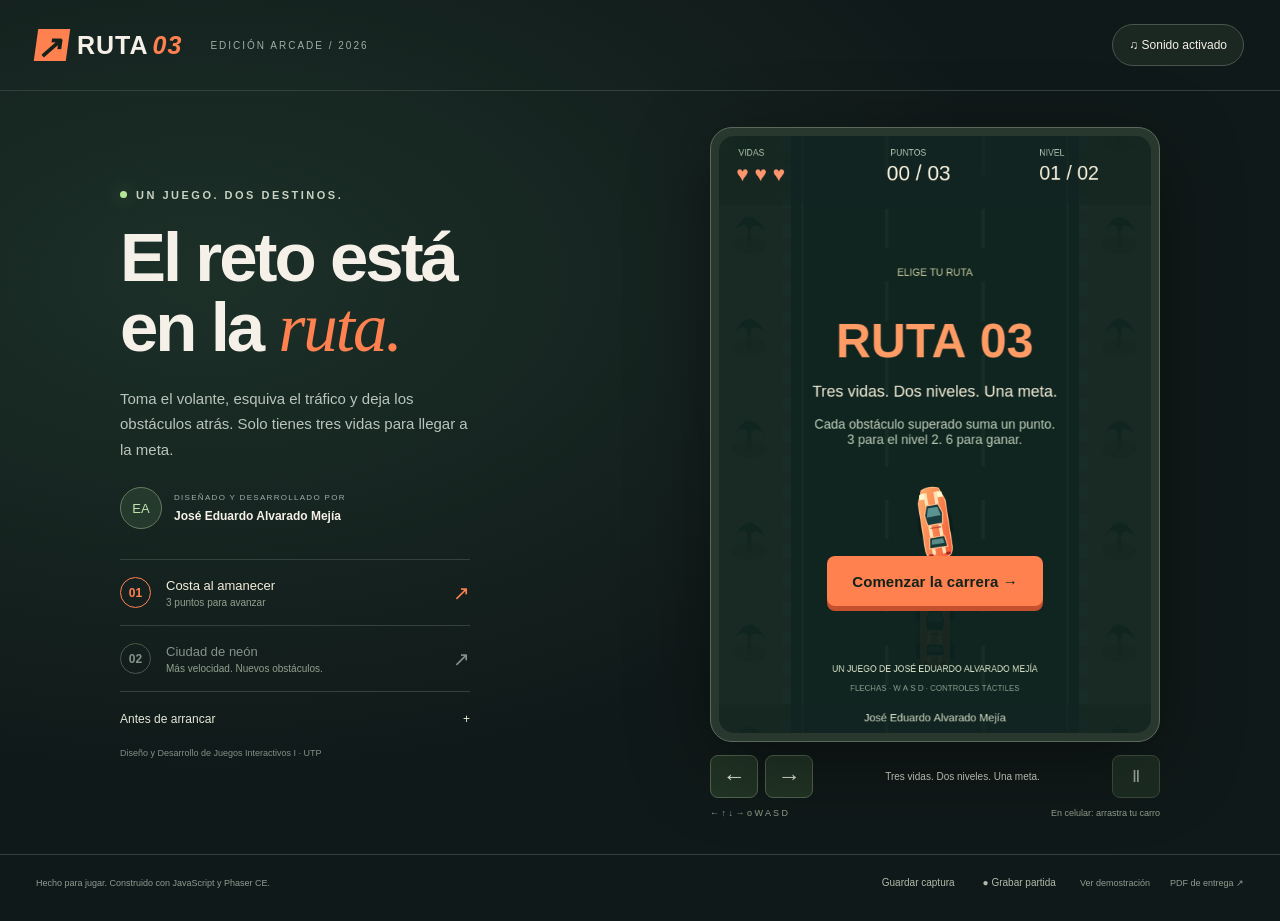
<file: public/index.html>
<!doctype html>
<html lang="es">
<head>
  <meta charset="utf-8"><meta name="viewport" content="width=device-width,initial-scale=1,viewport-fit=cover">
  <meta name="theme-color" content="#101919">
  <meta name="description" content="Ruta 03: un juego de carros con dos niveles, tres vidas y un reto de seis puntos. José Eduardo Alvarado Mejía.">
  <title>Ruta 03 · José Eduardo Alvarado Mejía</title>
  <link rel="icon" href="assets/img/jugador.svg" type="image/svg+xml">
  <link rel="stylesheet" href="estilos.css">
  <script defer src="vendor/phaser.min.js"></script>
  <script defer src="reglas.js"></script>
  <script defer src="sonido.js"></script>
  <script defer src="principal.js"></script>
</head>
<body>
<header class="cabecera">
  <a class="marca" href="./" aria-label="Ruta 03 inicio"><span class="simbolo" aria-hidden="true">↗</span> RUTA<span class="numero">03</span></a>
  <span class="edicion">EDICIÓN ARCADE / 2026</span>
  <button class="boton-icono" id="sonido" type="button" aria-pressed="true">♫ <span>Sonido activado</span></button>
</header>
<main class="principal">
  <section class="presentacion" aria-labelledby="titulo">
    <p class="etiqueta"><i></i> UN JUEGO. DOS DESTINOS.</p>
    <h1 id="titulo">El reto está <br>en la <em>ruta.</em></h1>
    <p class="descripcion">Toma el volante, esquiva el tráfico y deja los obstáculos atrás. Solo tienes tres vidas para llegar a la meta.</p>
    <div class="autor"><span class="avatar">EA</span><div><small>DISEÑADO Y DESARROLLADO POR</small><strong>José Eduardo Alvarado Mejía</strong></div></div>
    <div class="itinerario" aria-label="Los dos niveles">
      <div class="etapa actual" id="etapa1"><b>01</b><span>Costa al amanecer<small>3 puntos para avanzar</small></span><span class="destino">↗</span></div>
      <div class="etapa" id="etapa2"><b>02</b><span>Ciudad de neón<small>Más velocidad. Nuevos obstáculos.</small></span><span class="destino">↗</span></div>
    </div>
    <details class="instrucciones"><summary>Antes de arrancar <span>+</span></summary><p>Usa las flechas o W, A, S y D. En el celular, arrastra tu carro o usa los botones. Cada obstáculo que dejas atrás vale un punto. Un choque resta una vida. Al llegar a 3 puntos, empieza el nivel 2; gana con 6 puntos en total. P o Escape pausa.</p></details>
    <p class="nota-curso">Diseño y Desarrollo de Juegos Interactivos I · UTP</p>
  </section>
  <section class="zona-juego" aria-label="Juego de carros Ruta 03">
    <div class="marco" id="marco">
      <div id="juego" role="img" aria-label="Carretera con el carro del jugador, vehículos y barriles"></div>
      <div class="acciones-escena"><button id="accion" class="boton-principal" type="button" disabled>Cargando la ruta…</button></div>
      <div id="fallo" hidden><h2>No se pudo cargar el juego</h2><p>Recarga la página o abre el proyecto con ABRIR-JUEGO.cmd.</p><button type="button" onclick="location.reload()">Volver a cargar</button></div>
    </div>
    <div class="panel-control">
      <div class="direccion" aria-label="Controles táctiles"><button type="button" id="izquierda" aria-label="Mover a la izquierda">←</button><button type="button" id="derecha" aria-label="Mover a la derecha">→</button></div>
      <p id="estado" role="status" aria-live="polite">Tres vidas. Dos niveles. Una meta.</p>
      <button class="boton-pausa" id="pausa" type="button" disabled aria-label="Pausar partida">Ⅱ</button>
    </div>
    <p class="ayuda-control"><span>← ↑ ↓ → <span class="solo-escritorio">o W A S D</span></span> <span>En celular: arrastra tu carro</span></p>
  </section>
</main>
<footer class="pie">
  <span>Hecho para jugar. Construido con JavaScript y Phaser CE.</span>
  <nav aria-label="Materiales de entrega"><button id="captura" type="button">Guardar captura</button><button id="grabar" type="button" disabled>● Grabar partida</button><a href="entrega/demostracion.html">Ver demostración</a><a href="entrega/Entrega_Jose_Eduardo_Alvarado_Mejia.pdf">PDF de entrega ↗</a></nav>
</footer>
<p id="grabacion-estado" class="estado-grabacion" role="status" aria-live="polite"></p>
<a id="descarga-grabacion" hidden>Guardar video grabado</a>
<a id="descarga-captura" hidden>Descargar captura PNG</a>
<noscript>Activa JavaScript para jugar Ruta 03.</noscript>
</body>
</html>
</file>
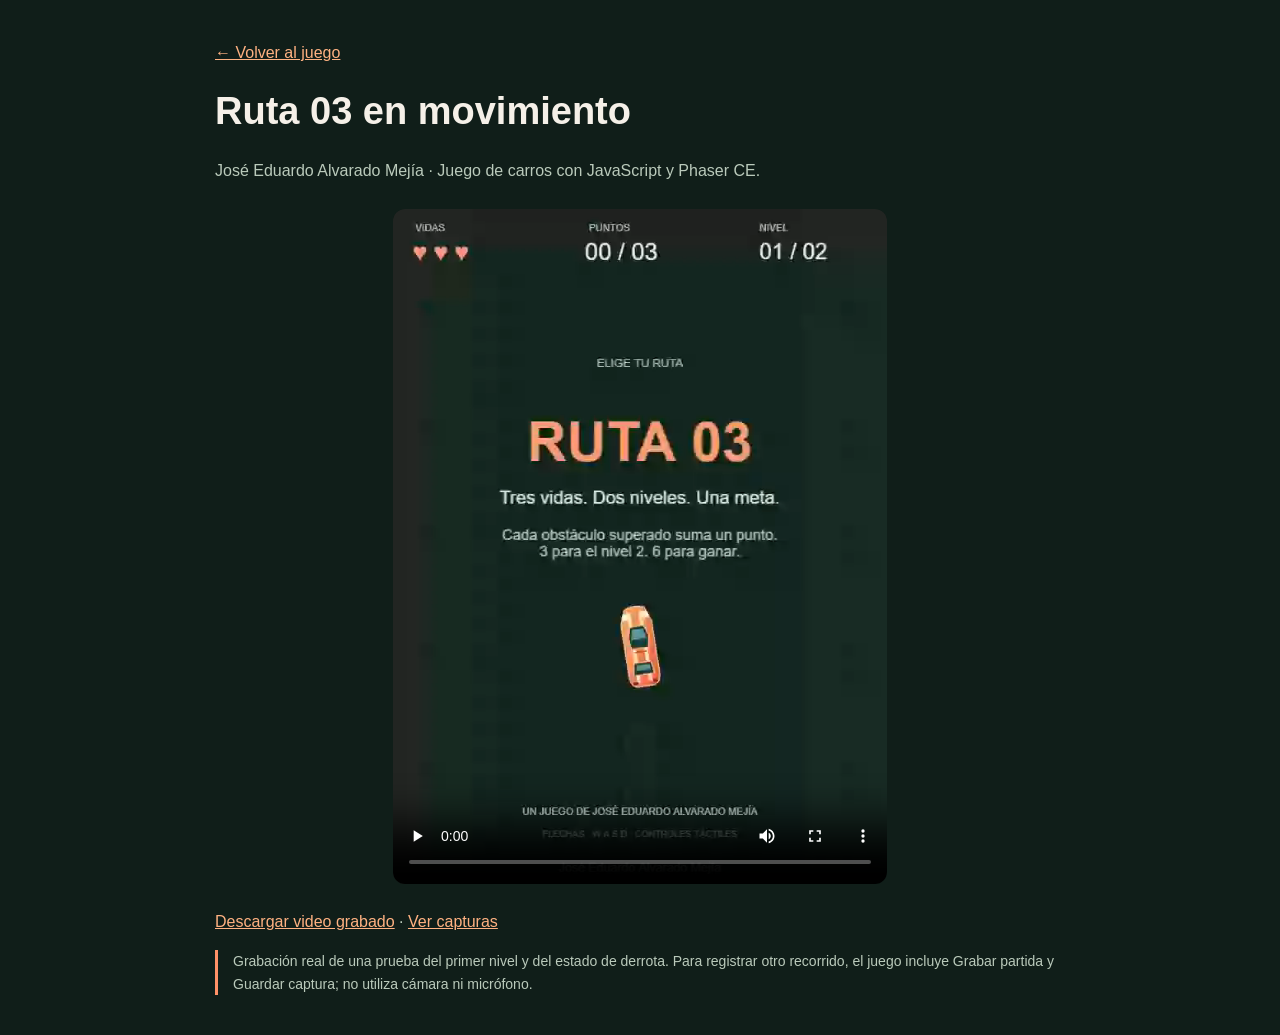
<file: public/entrega/demostracion.html>
<!doctype html><html lang="es"><meta charset="utf-8"><meta name="viewport" content="width=device-width,initial-scale=1"><title>Demostración de Ruta 03</title><style>body{margin:0;background:#101e19;color:#f5f0e8;font:16px/1.6 "Segoe UI",Arial,sans-serif}main{max-width:850px;margin:40px auto;padding:0 24px}h1{font-size:38px;line-height:1.1}a{color:#ffb282}video{display:block;max-width:100%;max-height:75vh;margin:25px auto;background:#071a14;border-radius:12px}p{color:#bacabb}.nota{border-left:3px solid #ff9167;padding-left:15px;font-size:14px}</style><main><a href="../">← Volver al juego</a><h1>Ruta 03 en movimiento</h1><p>José Eduardo Alvarado Mejía · Juego de carros con JavaScript y Phaser CE.</p><video controls playsinline preload="metadata"><source src="Ruta03_Demostracion.webm" type="video/webm">Tu navegador no reproduce este formato. Usa el enlace de descarga.</video><p><a href="Ruta03_Demostracion.webm" download>Descargar video grabado</a> · <a href="galeria.html">Ver capturas</a></p><p class="nota">Grabación real de una prueba del primer nivel y del estado de derrota. Para registrar otro recorrido, el juego incluye Grabar partida y Guardar captura; no utiliza cámara ni micrófono.</p></main></html>
</file>
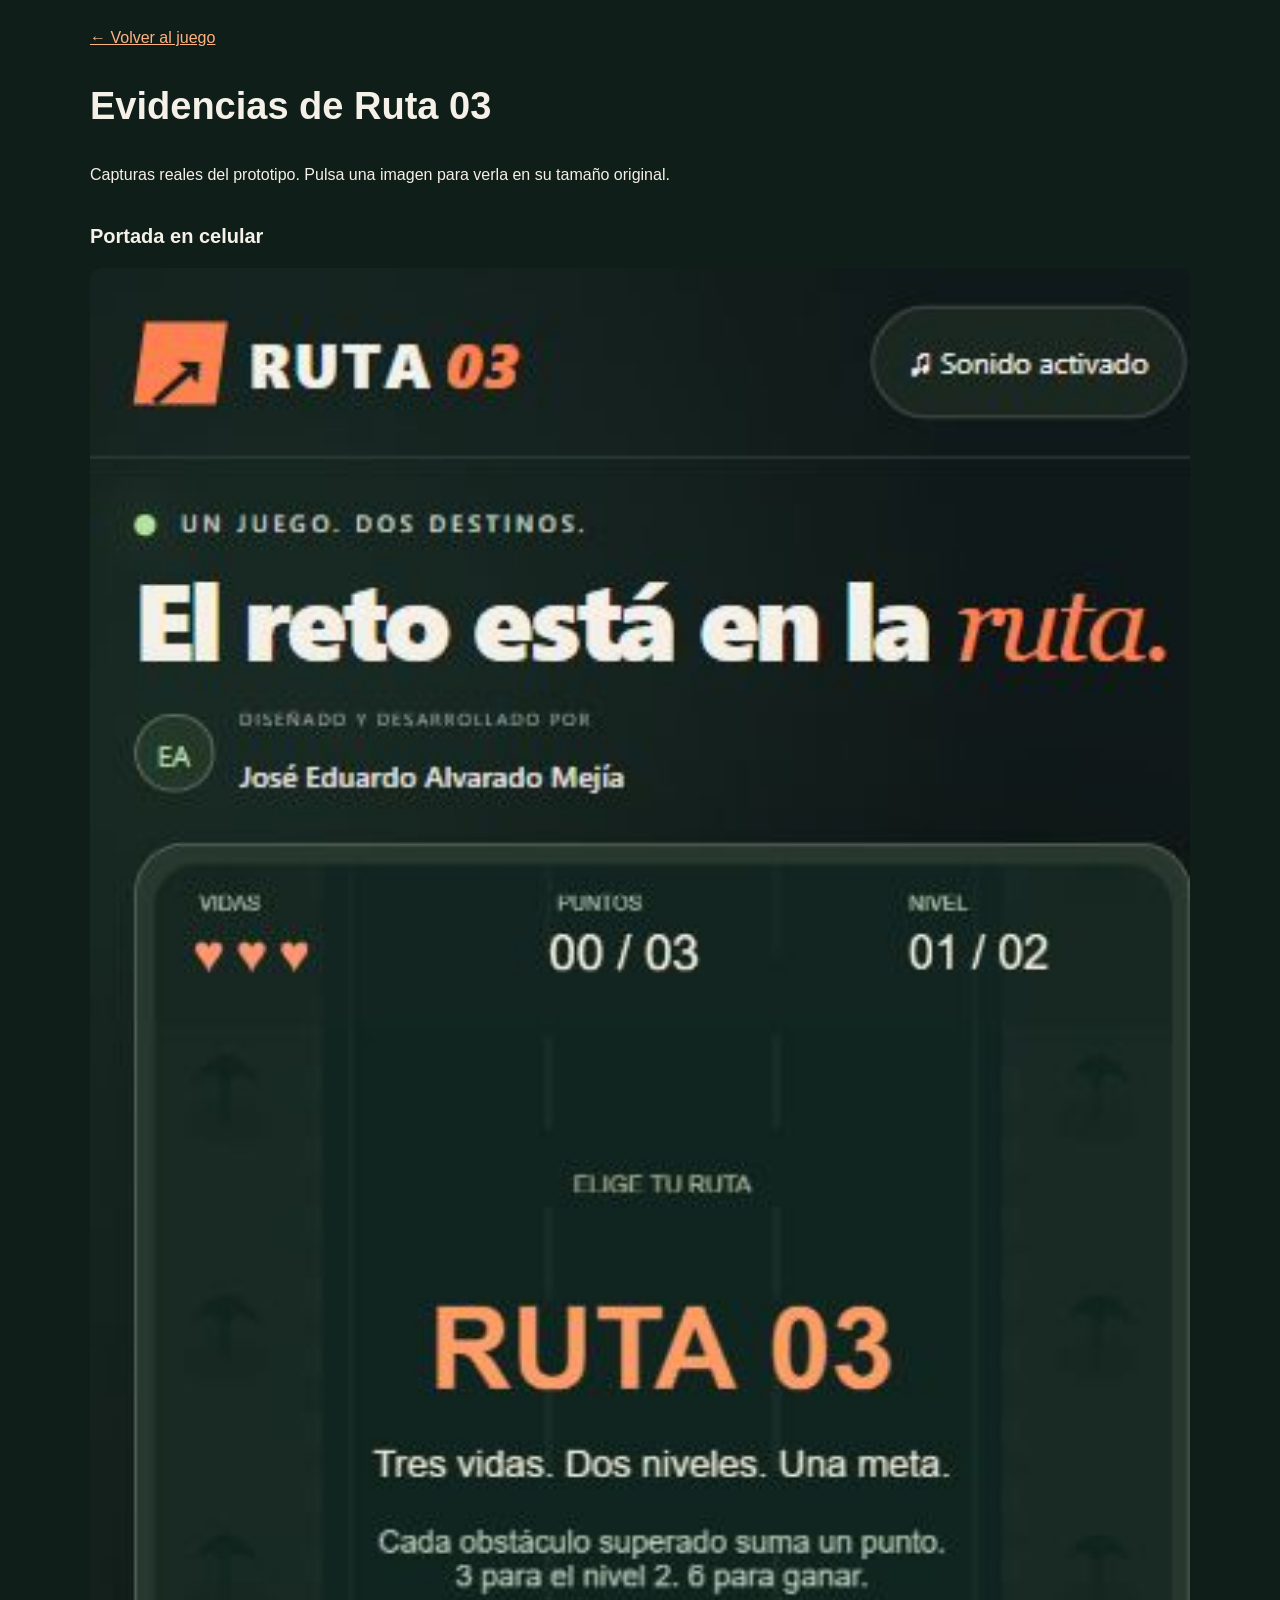
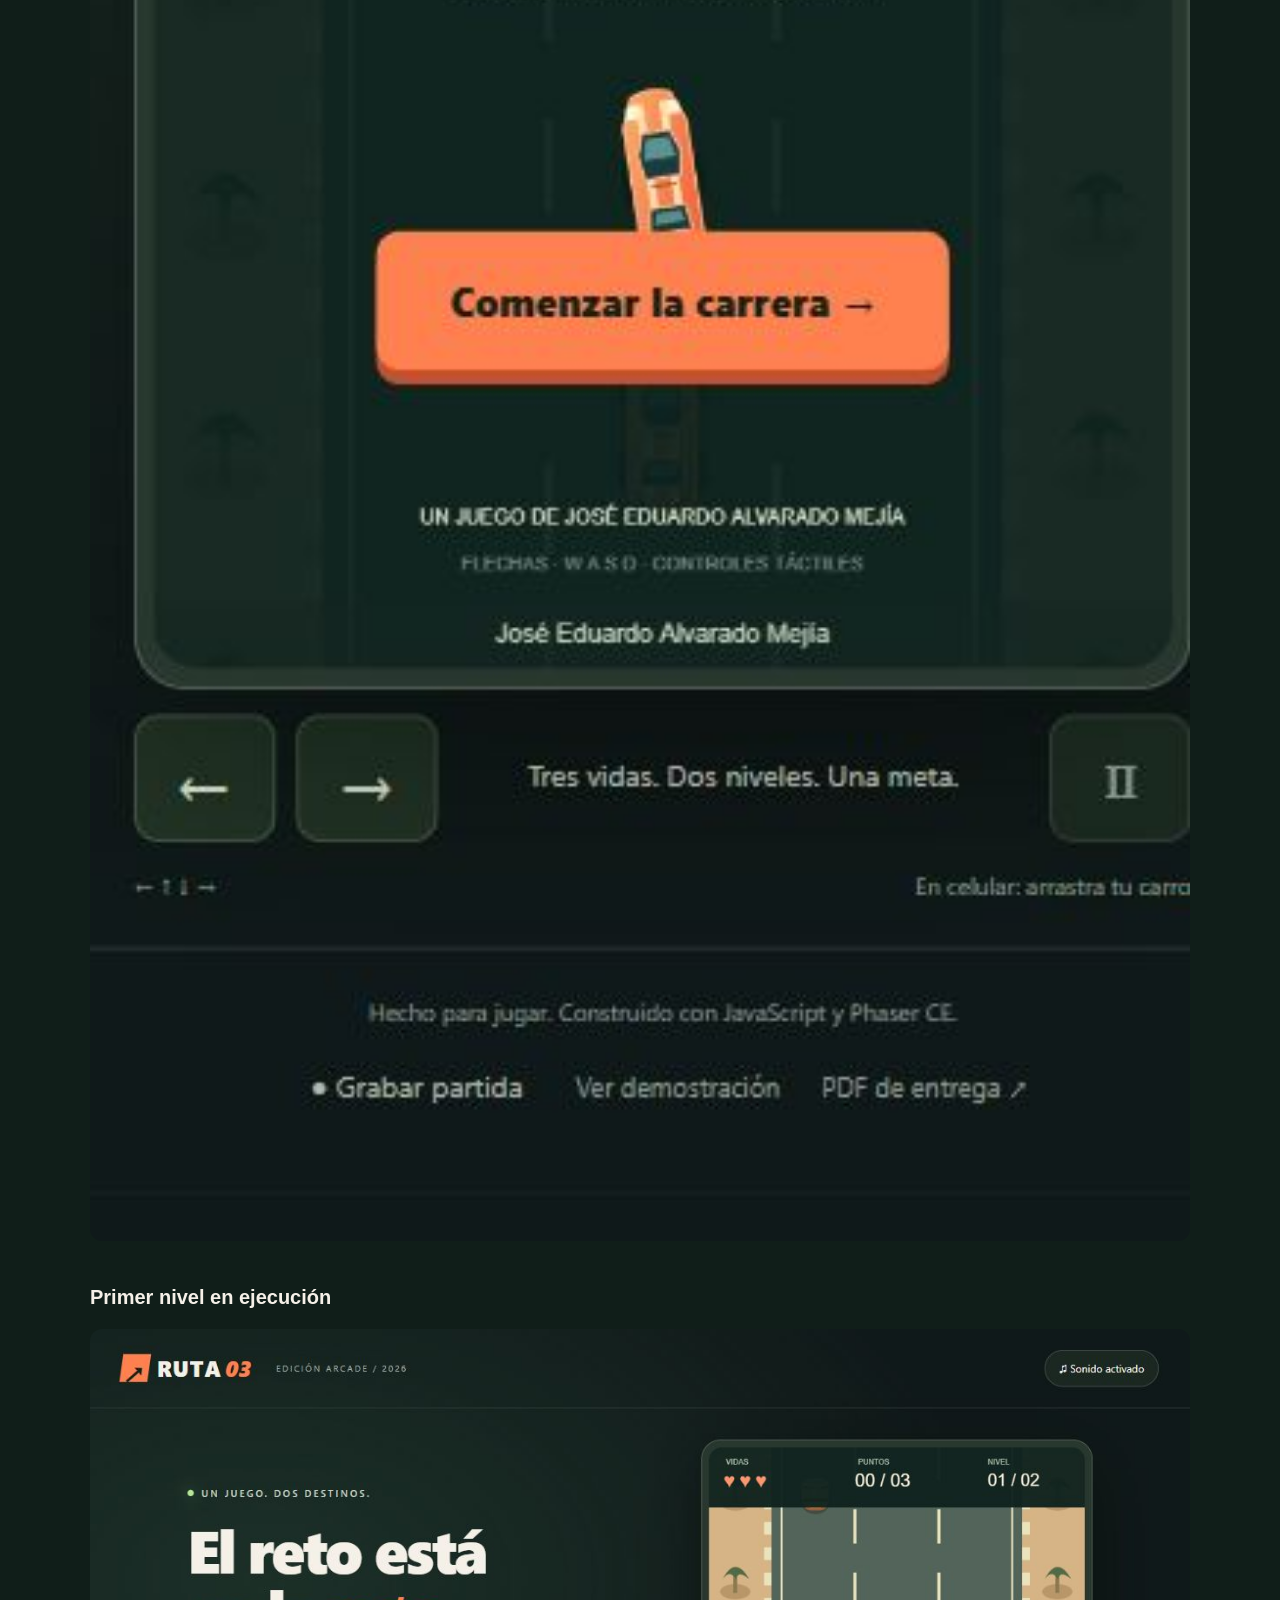
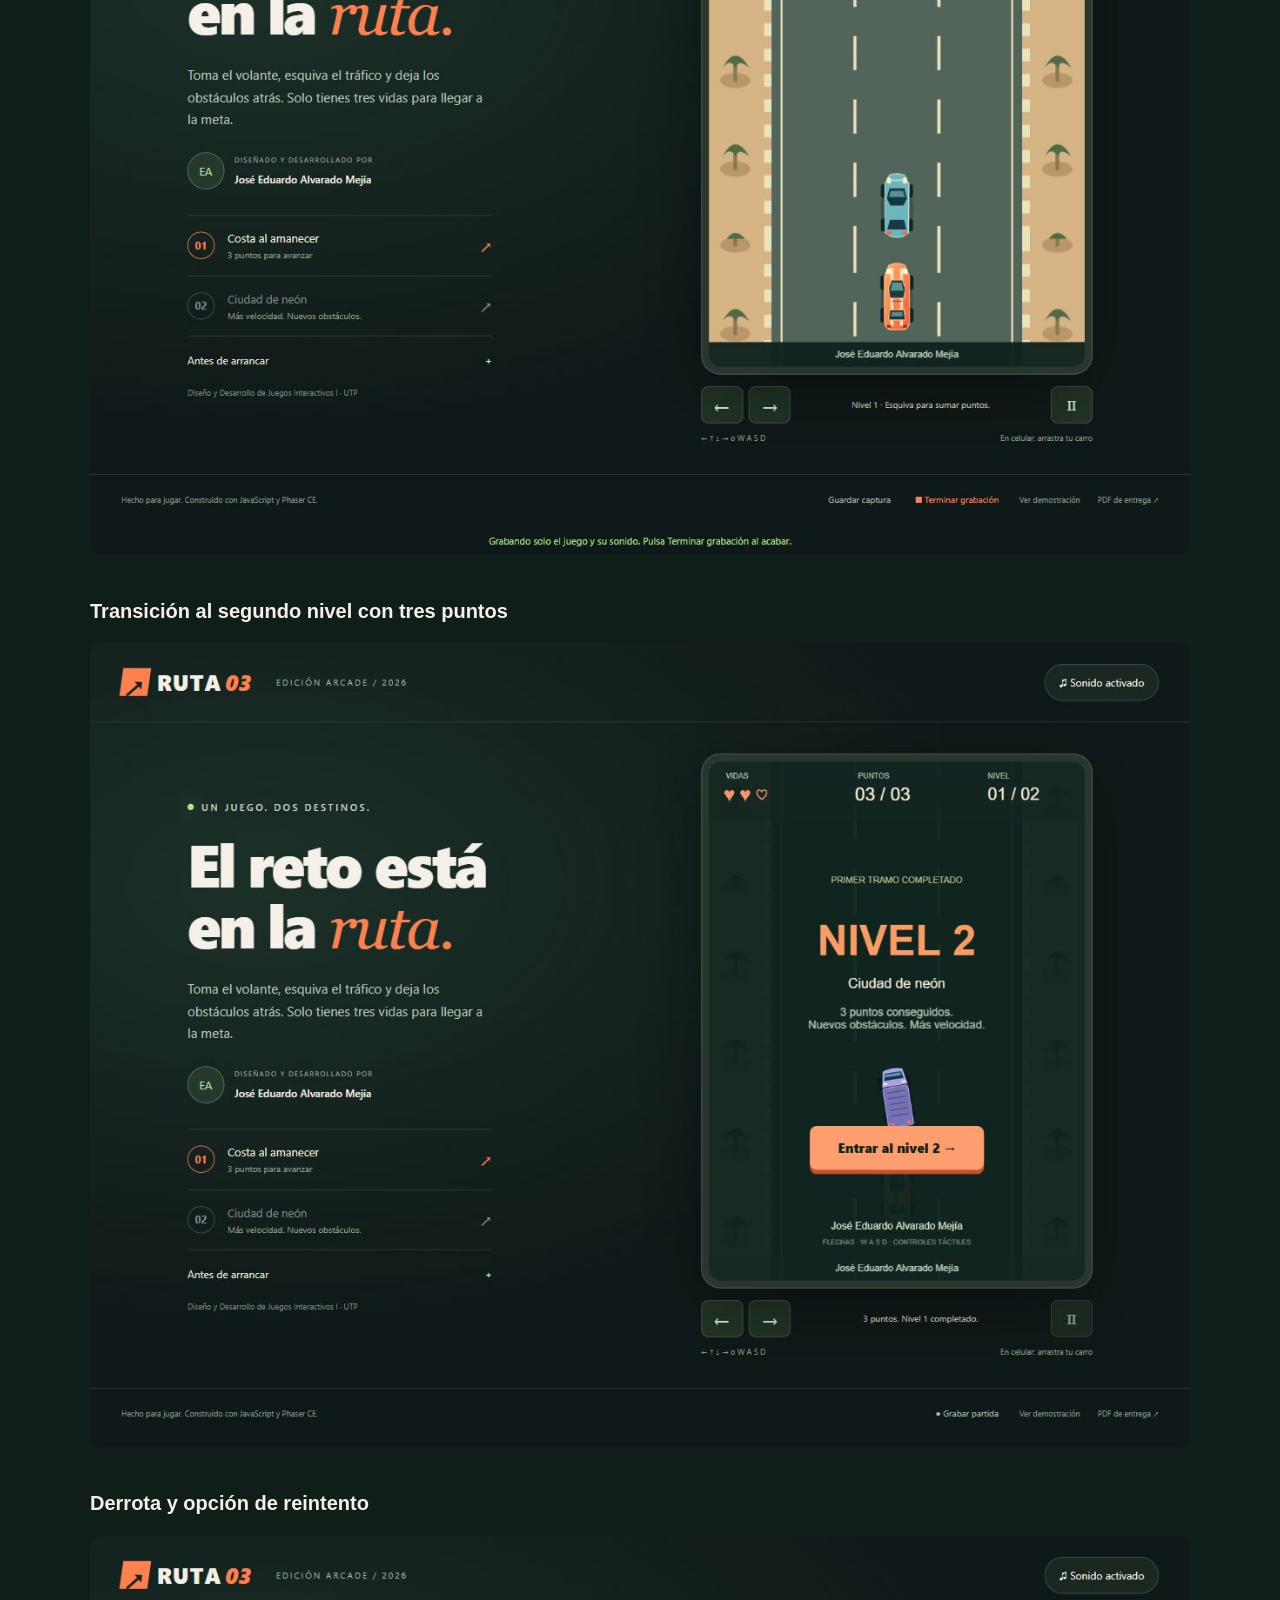
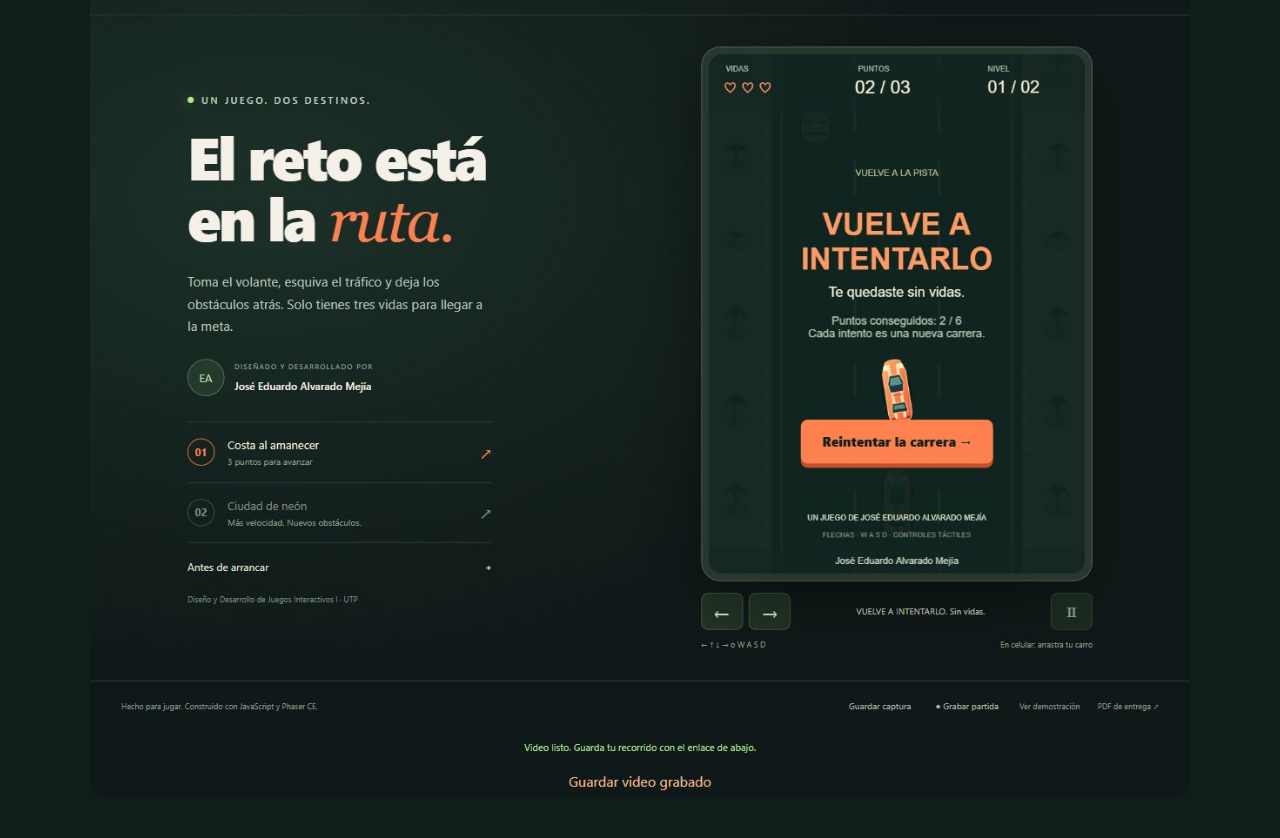
<file: public/entrega/galeria.html>
<!doctype html><html lang="es"><meta charset="utf-8"><meta name="viewport" content="width=device-width,initial-scale=1"><title>Capturas de Ruta 03</title><style>body{background:#101e19;color:#f5f0e8;font:16px/1.6 "Segoe UI",Arial,sans-serif;margin:25px}main{max-width:1100px;margin:auto}a{color:#ffb282}img{width:100%;height:auto;border-radius:12px}section{margin:32px 0}h1{font-size:38px}h2{font-size:20px}</style><main><a href="../">← Volver al juego</a><h1>Evidencias de Ruta 03</h1><p>Capturas reales del prototipo. Pulsa una imagen para verla en su tamaño original.</p><section><h2>Portada en celular</h2><a href="capturas/portada-celular.jpg"><img src="capturas/portada-celular.jpg" alt="Portada en celular"></a></section><section><h2>Primer nivel en ejecución</h2><a href="capturas/nivel-1-completo.jpg"><img src="capturas/nivel-1-completo.jpg" alt="Primer nivel en ejecución"></a></section><section><h2>Transición al segundo nivel con tres puntos</h2><a href="capturas/transicion-inicial.jpg"><img src="capturas/transicion-inicial.jpg" alt="Transición al segundo nivel con tres puntos"></a></section><section><h2>Derrota y opción de reintento</h2><a href="capturas/derrota-completo.jpg"><img src="capturas/derrota-completo.jpg" alt="Derrota y opción de reintento"></a></section></main></html>
</file>
<file: public/estilos.css>
/* Interfaz adaptable de Ruta 03. El juego y el HUD se dibujan en Phaser; aquí viven los controles accesibles. */
:root{color-scheme:dark;--fondo:#101919;--texto:#f5f0e8;--muted:#a1aca8;--acento:#ff8150;--borde:#33403b;font-family:"Segoe UI",Arial,sans-serif}
*{box-sizing:border-box}body{margin:0;background:radial-gradient(ellipse at 16% 30%,#1c3028 0,transparent 55%),var(--fondo);color:var(--texto);min-height:100svh}button,a{-webkit-tap-highlight-color:transparent}button{font:inherit;cursor:pointer}a{color:inherit;text-decoration:none}button:focus-visible,a:focus-visible,summary:focus-visible{outline:3px solid #b6ef9f;outline-offset:5px}button:disabled{cursor:wait;opacity:.6}.cabecera{max-width:1280px;margin:auto;padding:24px 36px;display:flex;align-items:center;gap:28px;border-bottom:1px solid var(--borde)}.marca{font-size:25px;letter-spacing:1px;font-weight:900;display:flex;align-items:center;gap:9px}.simbolo{background:var(--acento);color:#13211a;display:grid;place-items:center;width:32px;height:32px;transform:skew(-8deg);font-size:31px}.numero{color:var(--acento);font-style:italic;margin-left:-5px}.edicion{font-size:10px;letter-spacing:2px;color:var(--muted)}.boton-icono{margin-left:auto;border:1px solid #46554d;border-radius:40px;background:#1a2821;color:var(--texto);padding:10px 16px;font-size:12px;min-height:42px}.principal{max-width:1100px;margin:36px auto;display:grid;grid-template-columns:1fr 450px;gap:90px;align-items:center;padding:0 30px}.etiqueta{color:#c7d2c2;font-size:11px;letter-spacing:2.5px;font-weight:600;display:flex;align-items:center;gap:9px}.etiqueta i{width:7px;height:7px;border-radius:50%;background:#b4e795;box-shadow:0 0 18px #b4e79577}h1{font-size:69px;line-height:1.02;letter-spacing:-3px;font-weight:800;margin:22px 0}h1 em{font-family:Georgia,serif;color:var(--acento);font-weight:400;letter-spacing:-2px}.descripcion{color:#bac5bc;font-size:15px;line-height:1.7;max-width:350px}.autor{display:flex;align-items:center;gap:12px;margin:25px 0 30px}.avatar{display:grid;place-items:center;border:1px solid #657a61;border-radius:50%;width:42px;height:42px;background:#25392c;color:#c2e3b0;font-size:13px}.autor small{display:block;font-size:8px;letter-spacing:1.3px;color:var(--muted);margin-bottom:4px}.autor strong{font-size:12px;font-weight:600}.itinerario{border-top:1px solid var(--borde);max-width:350px}.etapa{display:flex;align-items:center;gap:15px;padding:17px 0;border-bottom:1px solid var(--borde);color:#84928b}.etapa b{font-size:12px;border:1px solid #47584b;border-radius:50%;display:grid;place-items:center;width:31px;height:31px}.etapa span{font-size:13px}.etapa small{display:block;color:#92a08f;font-size:10px;margin-top:4px}.etapa .destino{margin-left:auto;font-size:20px}.etapa.actual{color:#f4eddb}.etapa.actual b{border-color:var(--acento);color:var(--acento)}.etapa.actual .destino{color:var(--acento)}.instrucciones{font-size:12px;margin-top:20px;max-width:350px}.instrucciones summary{cursor:pointer;list-style:none;display:flex;justify-content:space-between;color:#e4e8d9}.instrucciones p{line-height:1.6;color:var(--muted)}.nota-curso{color:#7f9186;font-size:9px;margin-top:22px}.zona-juego{min-width:0}.marco{border:1px solid #5a695c;border-radius:22px;padding:8px;background:#29382e;box-shadow:0 22px 80px #0006;position:relative;overflow:hidden;aspect-ratio:600/820}#juego{width:100%;height:100%;border-radius:15px;overflow:hidden;touch-action:none;background:#222e2b}#juego canvas{display:block!important;width:100%!important;height:100%!important;touch-action:none}.acciones-escena{position:absolute;left:0;right:0;bottom:22%;display:flex;justify-content:center;pointer-events:none}.boton-principal{pointer-events:auto;border:0;border-radius:8px;background:var(--acento);box-shadow:0 5px 0 #c4502d;color:#10221a;font-weight:800;letter-spacing:.1px;font-size:15px;min-height:50px;padding:13px 25px;min-width:200px}.boton-principal:hover{background:#ff9f70;transform:translateY(-1px)}.panel-control{display:flex;gap:14px;align-items:center;margin-top:13px}.direccion{display:flex;gap:7px}.direccion button,.boton-pausa{height:43px;min-width:48px;border:1px solid #52644f;border-radius:8px;background:#223526;color:#e3ecd9;font-size:23px;touch-action:none}.direccion button:active,.boton-pausa:active{background:#4b6241}.panel-control p{flex:1;text-align:center;font-size:10px;line-height:1.4;color:#d1d8c7;margin:0}.boton-pausa{margin-left:auto;font-size:17px}.ayuda-control{display:flex;justify-content:space-between;font-size:9px;color:#92a18f;margin:10px 0 0}.pie{max-width:1280px;margin:18px auto 0;border-top:1px solid var(--borde);padding:18px 36px;display:flex;gap:20px;justify-content:space-between;align-items:center;color:#8e9d91;font-size:9px}.pie nav{display:flex;gap:20px;align-items:center}.pie nav a:hover{color:var(--acento)}#grabar{background:transparent;border:0;padding:4px;color:#afbaa9;font-size:10px}#grabar[aria-pressed="true"]{color:#ff805d}.estado-grabacion{font-size:11px;text-align:center;color:#b4e795}#descarga-grabacion{display:block;text-align:center;color:#ffc097;padding:10px}#descarga-grabacion[hidden]{display:none}#fallo{position:absolute;inset:0;display:flex;flex-direction:column;justify-content:center;padding:32px;background:#183024}#fallo[hidden]{display:none}#fallo button{padding:15px;background:var(--acento);border:0;border-radius:8px}.oculto{display:none!important}
@media(min-width:1500px){.principal{margin-top:55px;margin-bottom:45px}.marco{max-height:670px}.principal{grid-template-columns:1fr 490px}}
@media(max-width:1000px){.principal{gap:40px;grid-template-columns:1fr 400px}h1{font-size:58px}.cabecera{padding:18px 25px}.pie{padding:16px 25px;flex-wrap:wrap}.pie nav{gap:14px}}
@media(max-width:760px){.cabecera{padding:13px 17px;gap:15px}.marca{font-size:21px}.simbolo{width:28px;height:28px;font-size:27px}.edicion{display:none}.boton-icono{padding:8px 12px;font-size:10px;min-height:38px}.principal{display:flex;flex-direction:column;margin:17px auto 12px;padding:0 15px;gap:15px;max-width:480px}.presentacion{width:100%}.etiqueta{font-size:8px;letter-spacing:1.7px;margin:0 0 7px}h1{font-size:37px;line-height:1;letter-spacing:-1.6px;margin:0;display:inline}h1 br{display:none}.descripcion,.itinerario,.instrucciones,.nota-curso{display:none}.autor{margin:10px 0 0;gap:9px}.avatar{width:27px;height:27px;font-size:10px}.autor small{font-size:6px;letter-spacing:1px;margin-bottom:2px}.autor strong{font-size:10px}.zona-juego{width:100%;max-width:420px}.marco{border-radius:17px;padding:6px}.panel-control{gap:8px;margin-top:9px}.ayuda-control{font-size:8px}.solo-escritorio{display:none}.boton-principal{font-size:13px;min-height:47px;min-width:180px}.pie{margin-top:15px;padding:15px;justify-content:center;gap:10px;text-align:center}.pie nav{justify-content:center;flex-wrap:wrap}.pie>span{font-size:8px}.acciones-escena{bottom:22%}}
@media(prefers-reduced-motion:reduce){*{scroll-behavior:auto!important}.boton-principal:hover{transform:none}}

#captura{background:transparent;border:0;padding:4px;color:#afbaa9;font-size:10px}

#descarga-captura{display:block;text-align:center;color:#ffc097;padding:10px;font-size:12px}#descarga-captura[hidden]{display:none}
</file>
